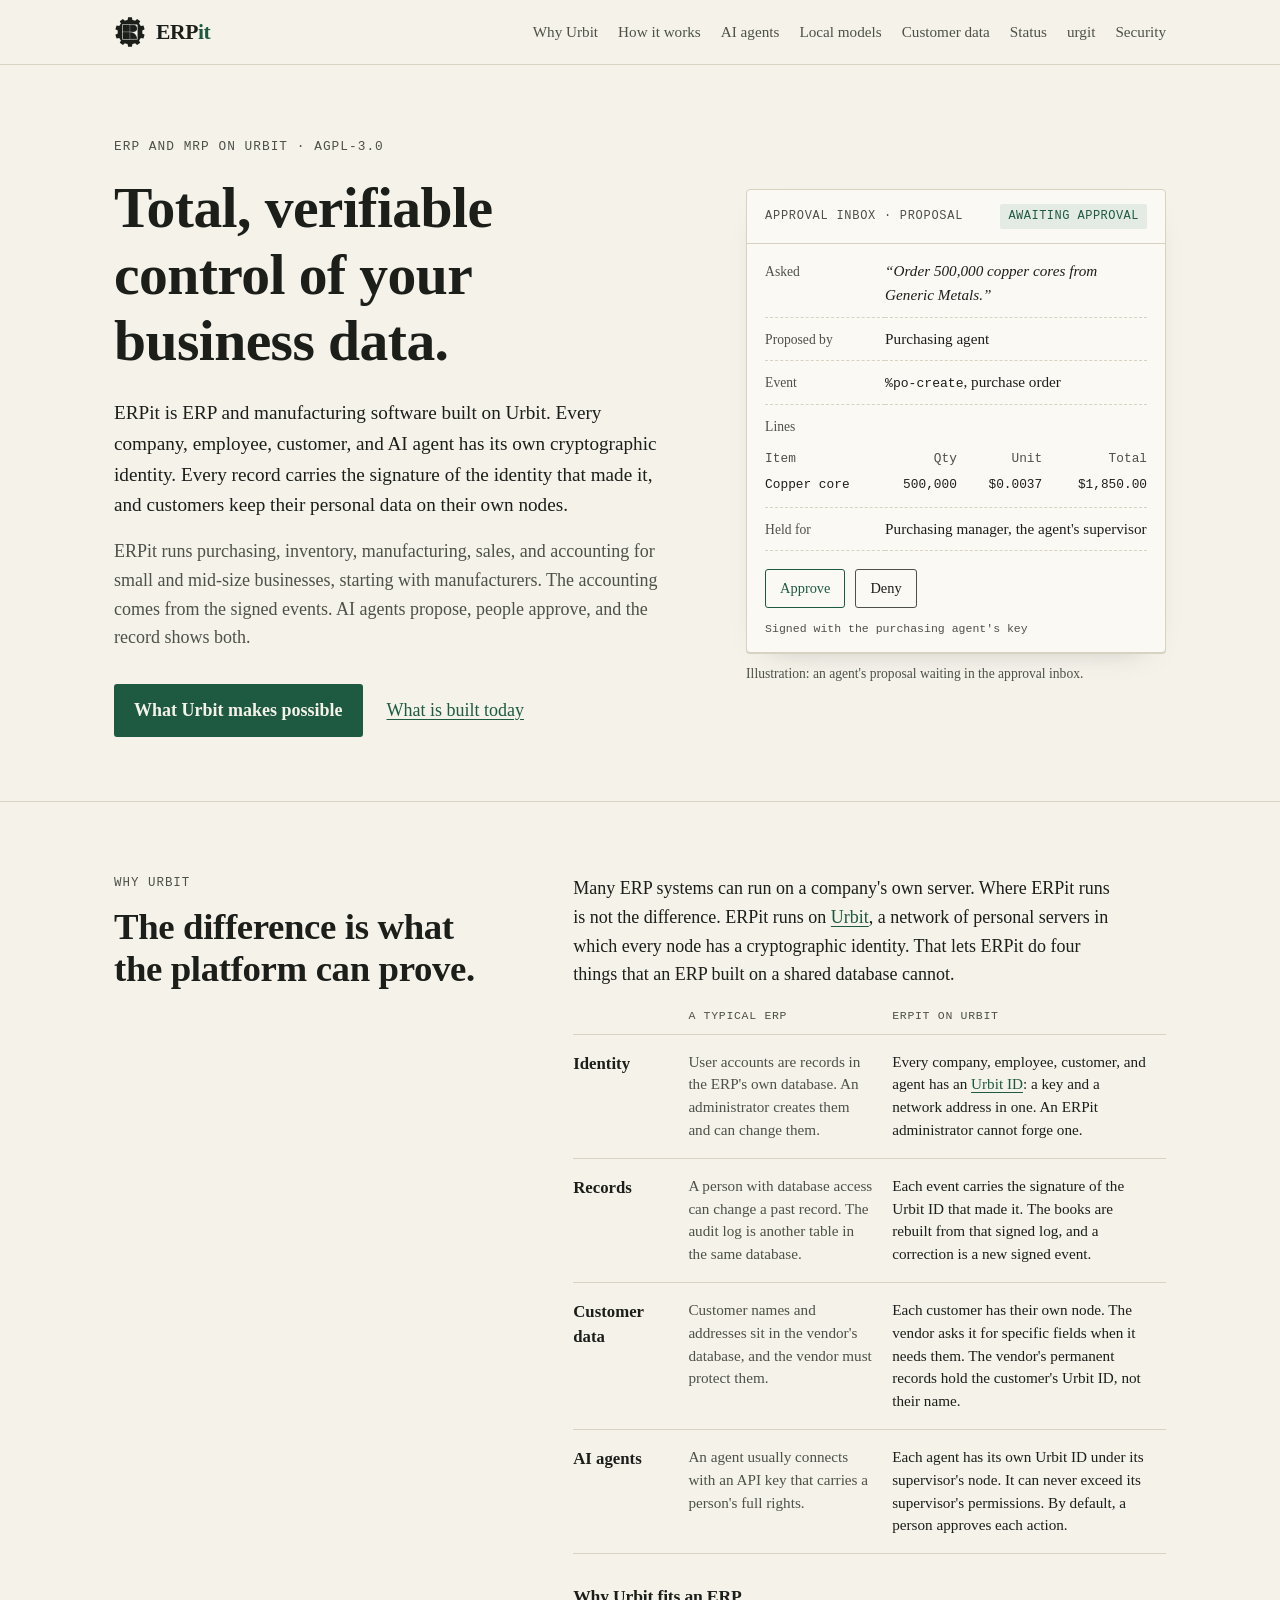
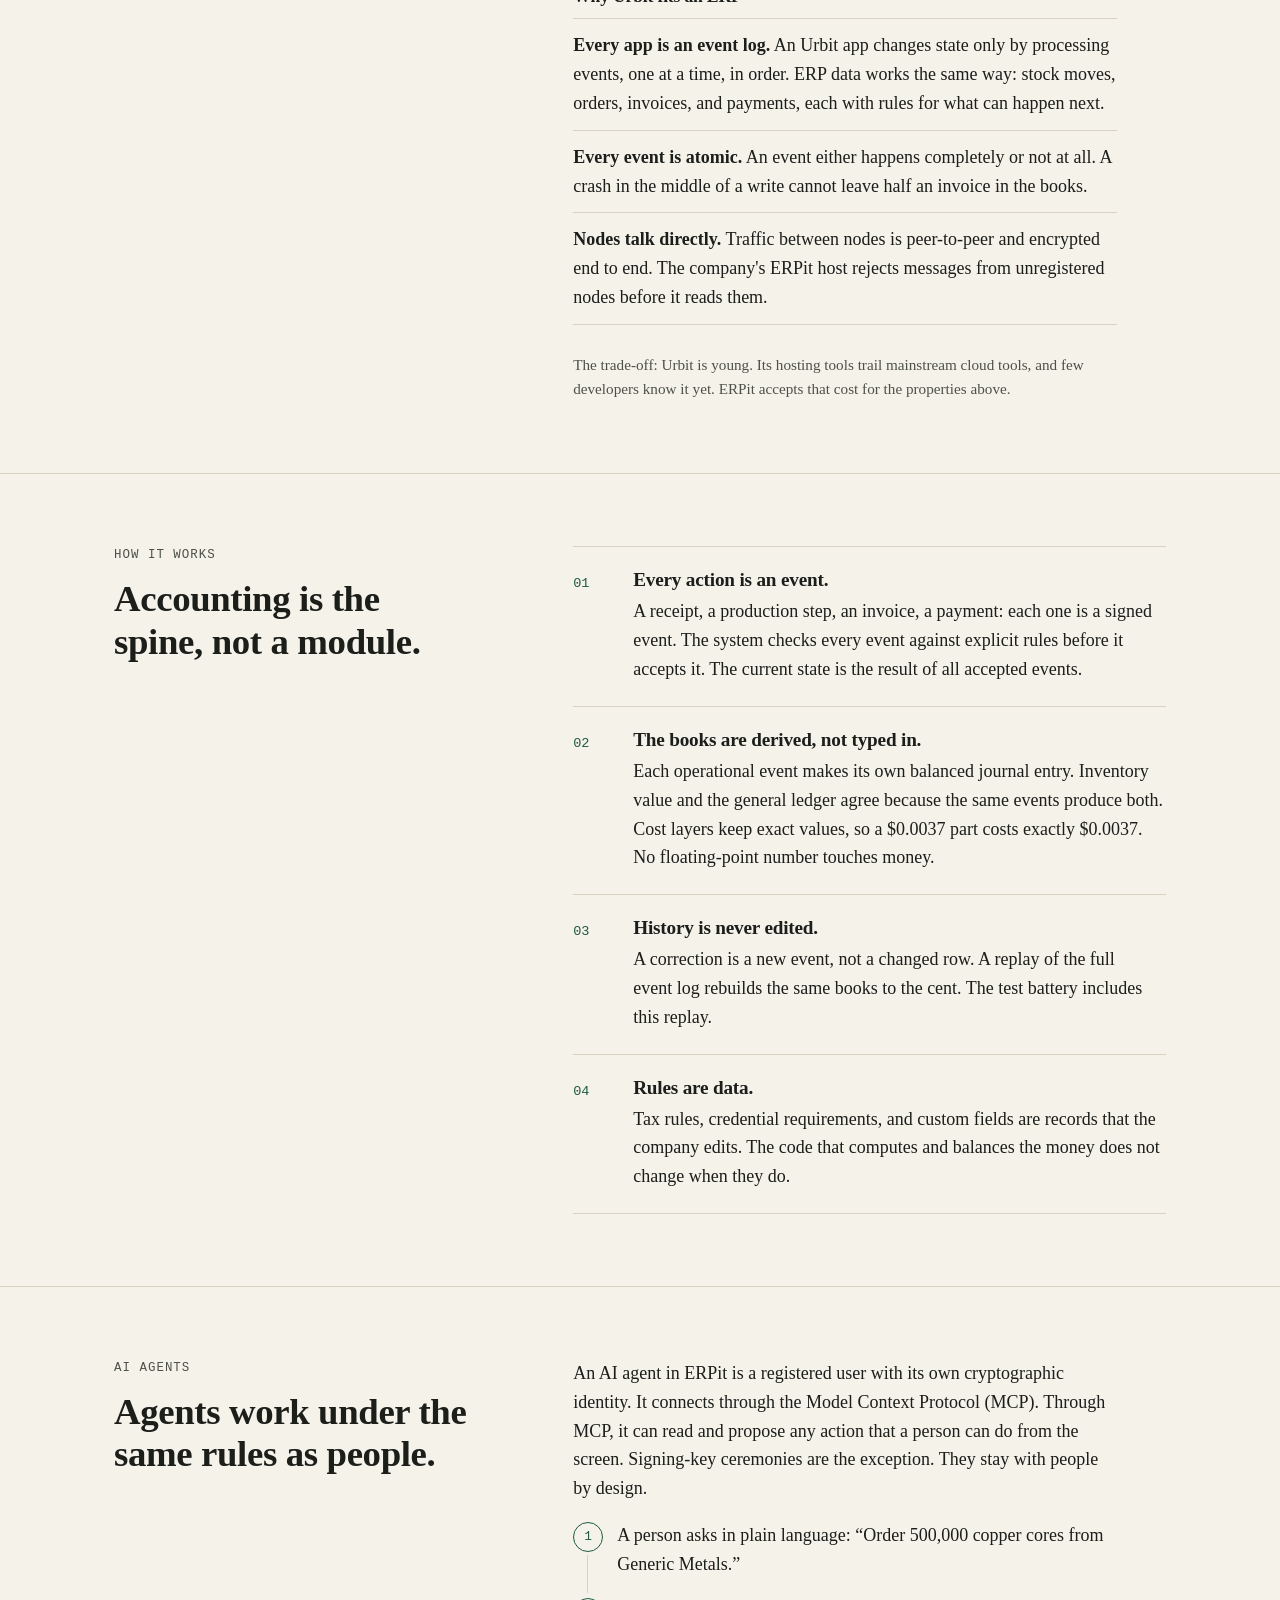
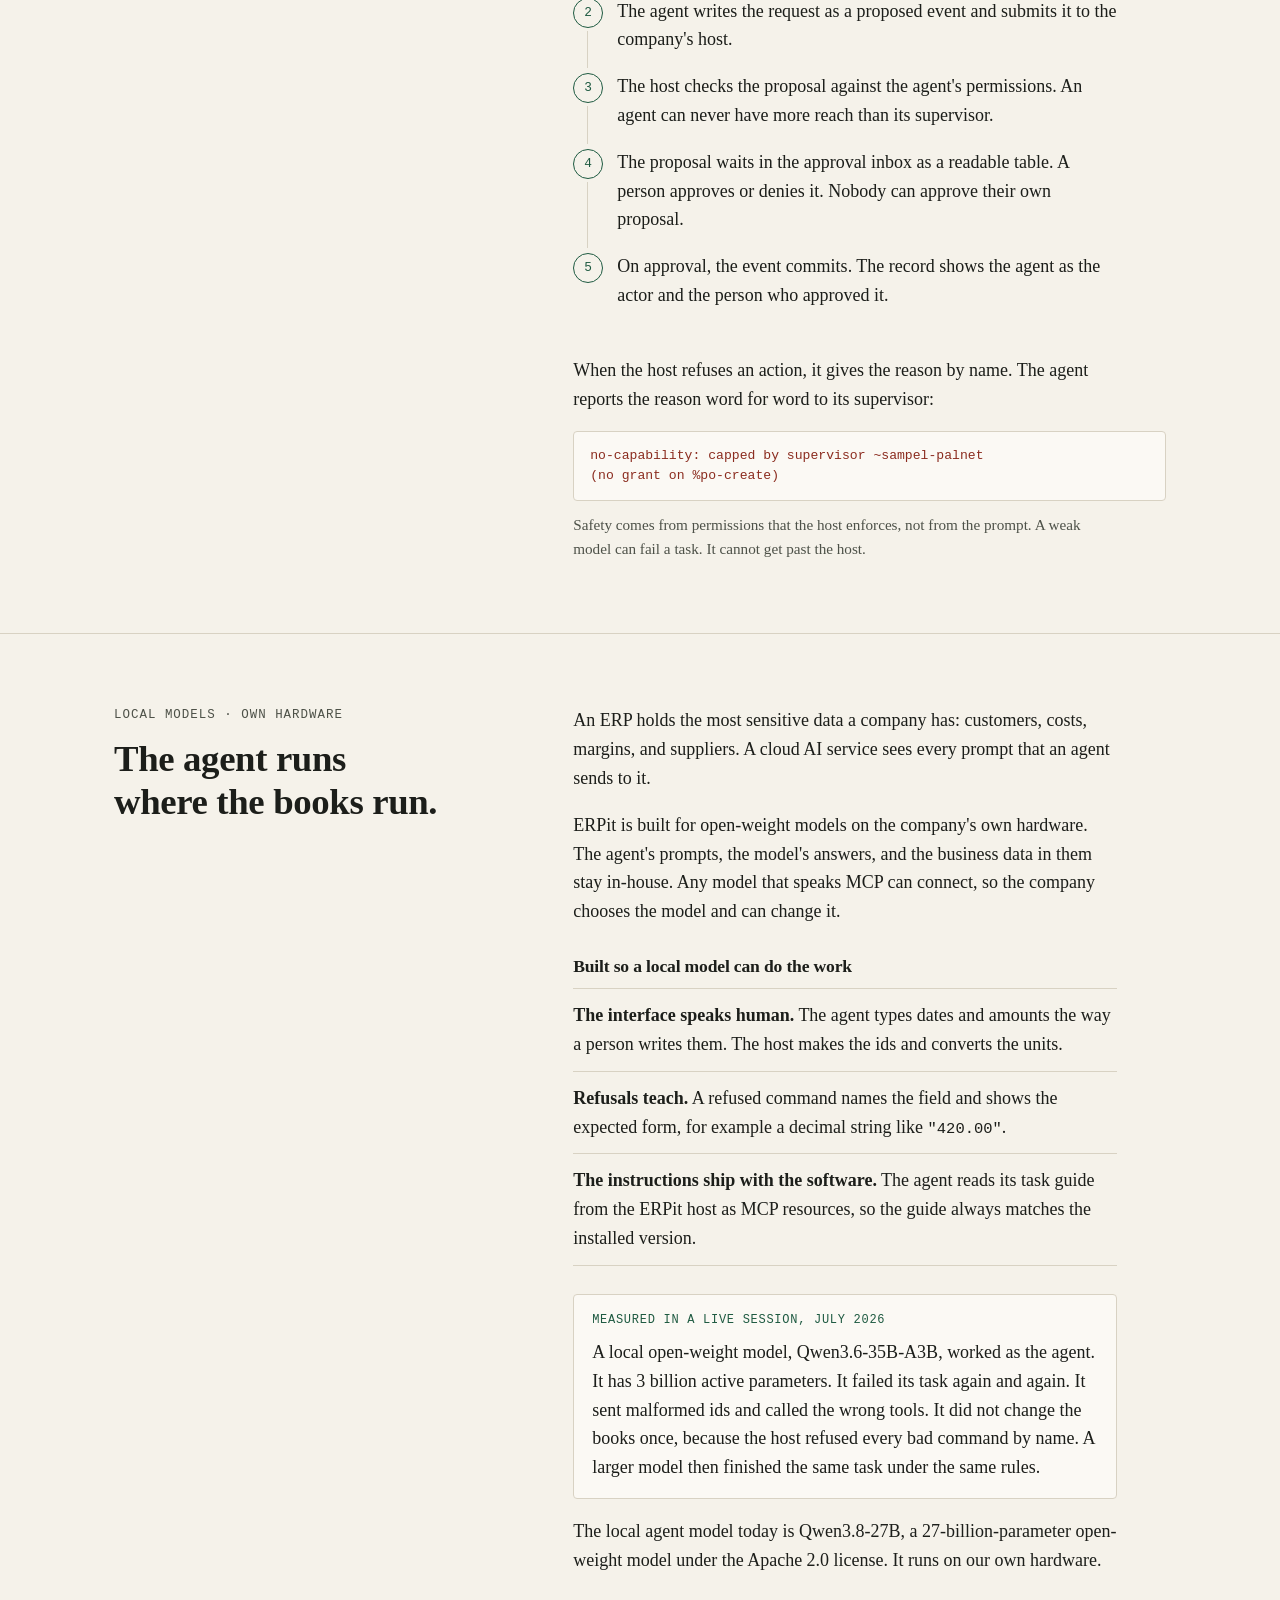
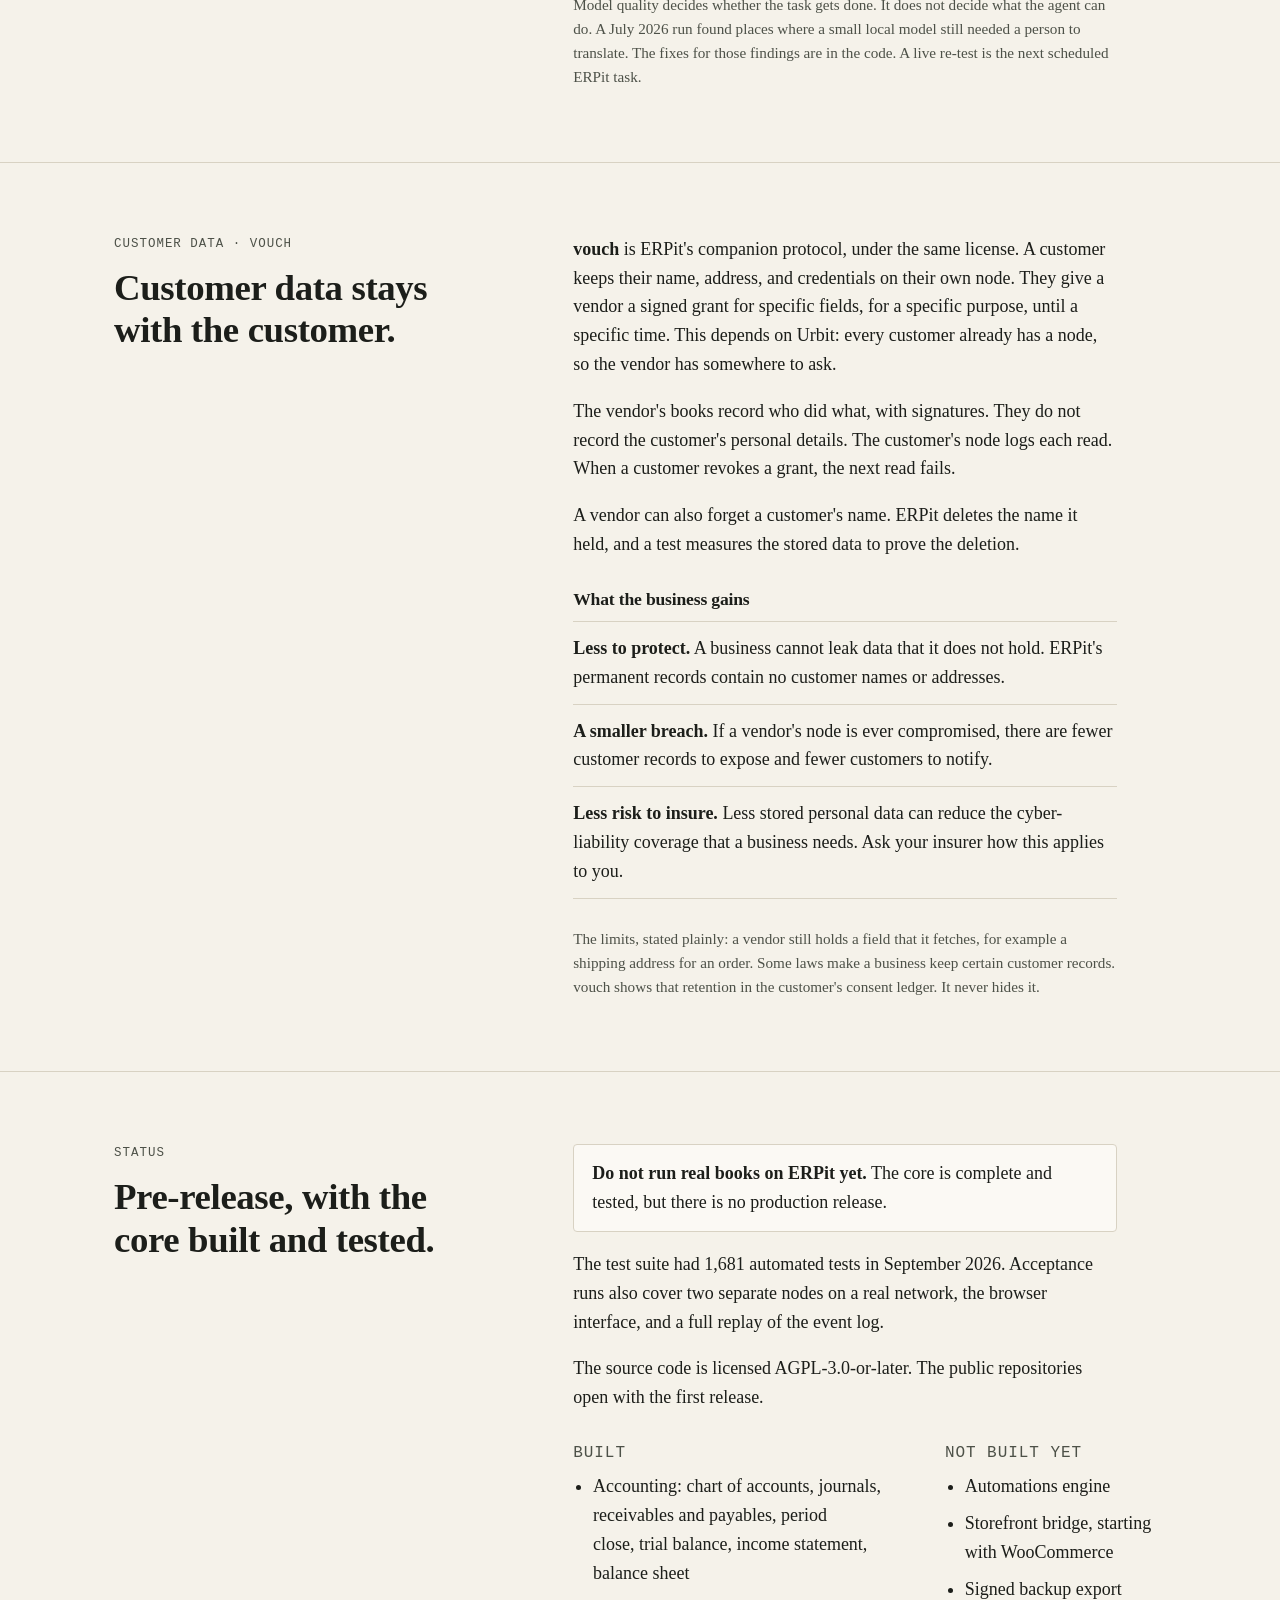
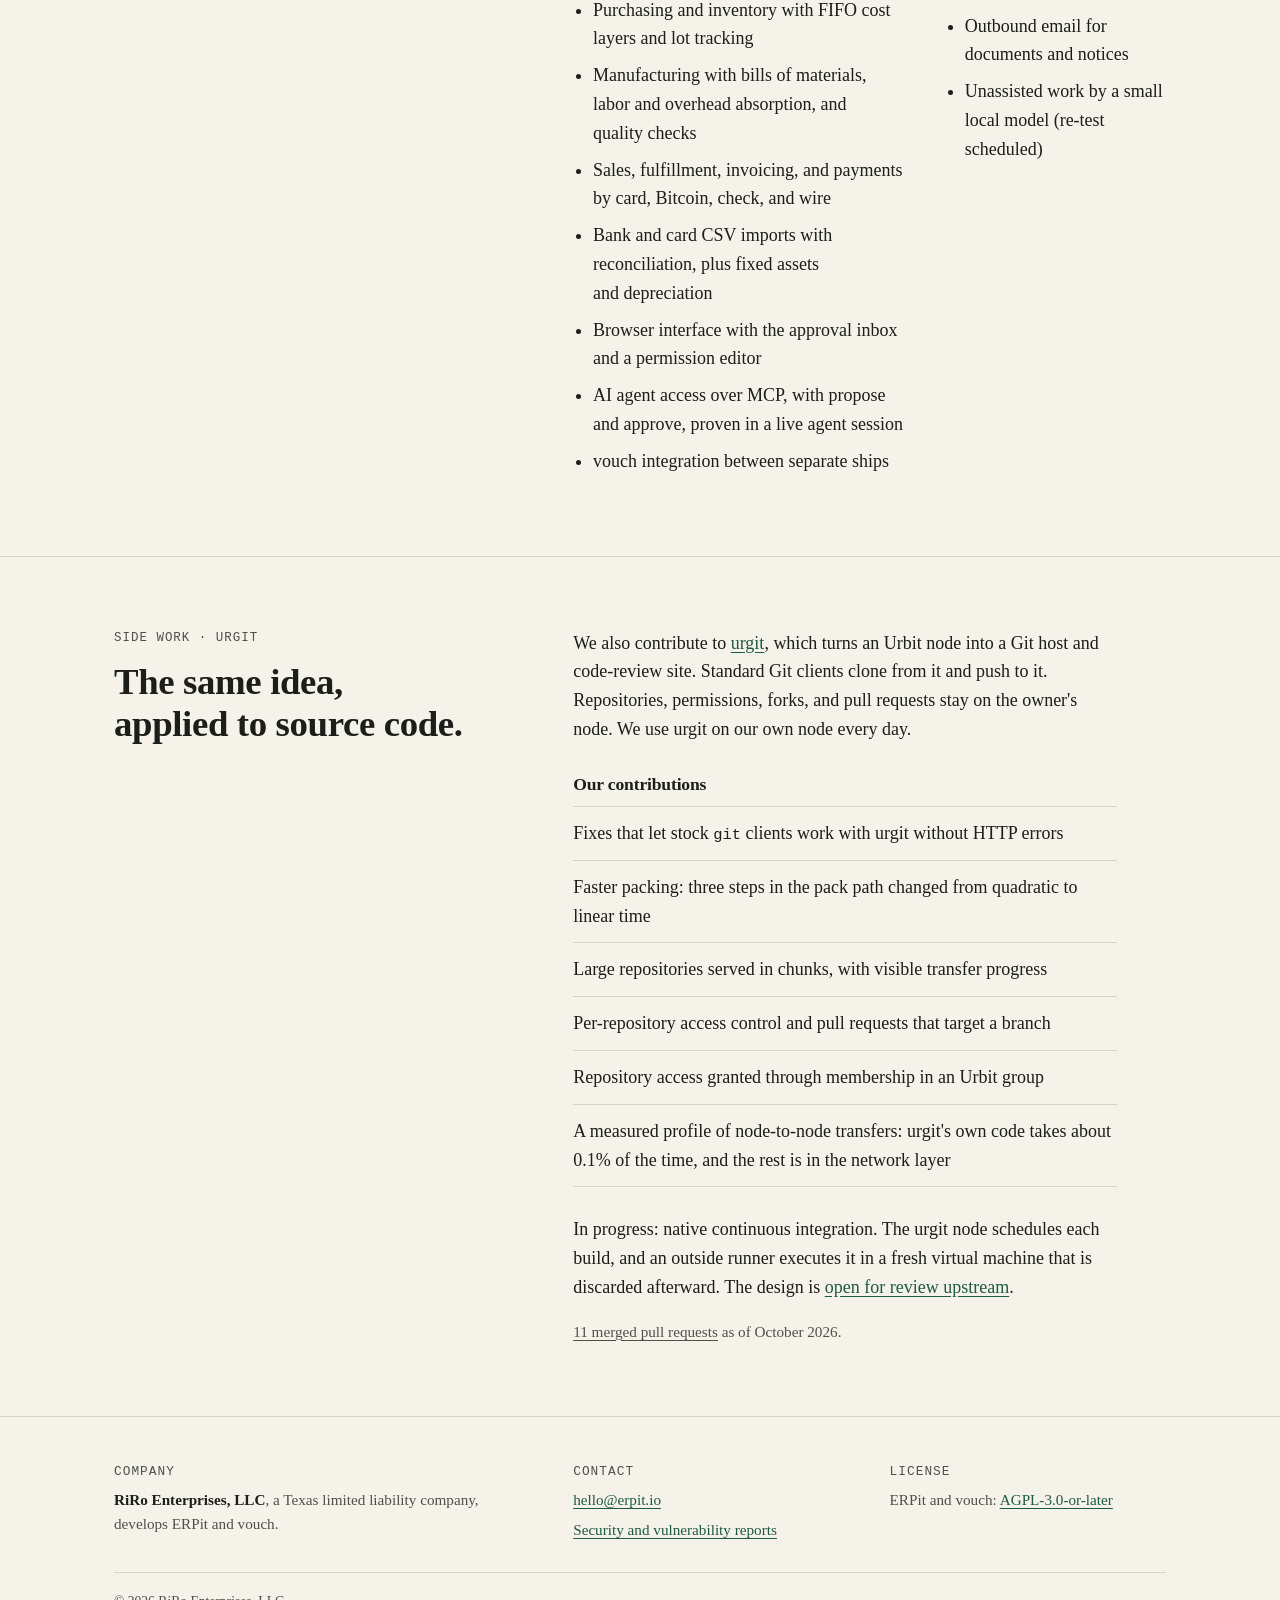
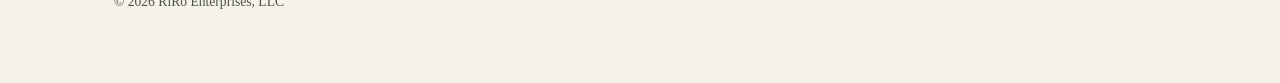
<file: index.html>
<!doctype html>
<html lang="en">
<head>
<meta charset="utf-8">
<meta name="viewport" content="width=device-width, initial-scale=1">
<title>ERPit: ERP on Urbit. Signed records and customer-held data.</title>
<meta name="description" content="ERPit is ERP and manufacturing software built on Urbit. Every company, employee, customer, and AI agent has a cryptographic identity. Every record carries the signature of the identity that made it, and customers keep their personal data on their own nodes. AGPL-3.0. Built by RiRo Enterprises, LLC.">
<meta property="og:title" content="ERPit">
<meta property="og:description" content="ERP and MRP on Urbit. Signed records, customer-held data, and AI agents that answer to a supervisor.">
<meta property="og:url" content="https://erpit.io/">
<meta property="og:type" content="website">
<link rel="icon" href="/favicon.svg" type="image/svg+xml">
<link rel="icon" href="/favicon.ico" sizes="16x16 32x32 48x48">
<link rel="apple-touch-icon" href="/apple-touch-icon.png">
<meta property="og:image" content="https://erpit.io/img/erpit-logo-1024.png">
<link rel="stylesheet" href="site.css">
</head>
<body>
<a class="skip" href="#main">Skip to content</a>

<header class="top">
  <div class="wrap">
    <a class="mark" href="/"><picture><source srcset="/img/erpit-logo-small-dark.svg" media="(prefers-color-scheme: dark)"><img src="/img/erpit-logo-small.svg" alt="" width="32" height="32"></picture><span class="word">ERP<span>it</span></span></a>
    <nav aria-label="Sections">
      <a href="#urbit">Why Urbit</a>
      <a href="#how">How it works</a>
      <a href="#agents">AI agents</a>
      <a href="#local">Local models</a>
      <a href="#vouch">Customer data</a>
      <a href="#status">Status</a>
      <a href="#urgit">urgit</a>
      <a href="security.html">Security</a>
    </nav>
  </div>
</header>

<main id="main">

<div class="hero">
  <div class="wrap">
    <div>
      <p class="eyebrow">ERP and MRP on Urbit · AGPL-3.0</p>
      <h1>Total, verifiable control of your business data.</h1>
      <p class="lede">ERPit is ERP and manufacturing software built on Urbit. Every company, employee, customer, and AI agent has its own cryptographic identity. Every record carries the signature of the identity that made it, and customers keep their personal data on their own nodes.</p>
      <p>ERPit runs purchasing, inventory, manufacturing, sales, and accounting for small and mid-size businesses, starting with manufacturers. The accounting comes from the signed events. AI agents propose, people approve, and the record shows both.</p>
      <div class="cta">
        <a class="btn" href="#urbit">What Urbit makes possible</a>
        <a href="#status">What is built today</a>
      </div>
    </div>

    <figure>
      <div class="doc" aria-hidden="true">
        <div class="doc-head"><span>Approval inbox · Proposal</span><span class="status">Awaiting approval</span></div>
        <dl>
          <dt>Asked</dt>
          <dd><q>Order 500,000 copper cores from Generic Metals.</q></dd>
          <dt>Proposed by</dt>
          <dd>Purchasing agent</dd>
          <dt>Event</dt>
          <dd><code>%po-create</code>, purchase order</dd>
          <dt class="full">Lines</dt>
          <dd class="full lines">
            <table>
              <thead><tr><th>Item</th><th class="num">Qty</th><th class="num">Unit</th><th class="num">Total</th></tr></thead>
              <tbody><tr><td>Copper core</td><td class="num">500,000</td><td class="num">$0.0037</td><td class="num">$1,850.00</td></tr></tbody>
            </table>
            <div class="compact">Copper core<br>500,000 × $0.0037 = $1,850.00</div>
          </dd>
          <dt>Held for</dt>
          <dd>Purchasing manager, the agent's supervisor</dd>
        </dl>
        <div class="doc-actions"><span class="yes">Approve</span><span>Deny</span></div>
        <p class="fine">Signed with the purchasing agent's key</p>
      </div>
      <figcaption>Illustration: an agent's proposal waiting in the approval inbox.</figcaption>
    </figure>
  </div>
</div>

<section id="urbit">
  <div class="wrap split">
    <div>
      <p class="kicker">Why Urbit</p>
      <h2>The difference is what the platform can prove.</h2>
    </div>
    <div class="body">
      <p>Many ERP systems can run on a company's own server. Where ERPit runs is not the difference. ERPit runs on <a href="https://urbit.org/overview">Urbit</a>, a network of personal servers in which every node has a cryptographic identity. That lets ERPit do four things that an ERP built on a shared database cannot.</p>
      <table class="compare">
        <thead><tr><th scope="col"><span class="sr">Topic</span></th><th scope="col">A typical ERP</th><th scope="col">ERPit on Urbit</th></tr></thead>
        <tbody>
          <tr>
            <th scope="row">Identity</th>
            <td class="them" data-label="A typical ERP">User accounts are records in the ERP's own database. An administrator creates them and can change them.</td>
            <td data-label="ERPit on Urbit">Every company, employee, customer, and agent has an <a href="https://urbit.org/overview/urbit-explained/urbit-id">Urbit ID</a>: a key and a network address in one. An ERPit administrator cannot forge one.</td>
          </tr>
          <tr>
            <th scope="row">Records</th>
            <td class="them" data-label="A typical ERP">A person with database access can change a past record. The audit log is another table in the same database.</td>
            <td data-label="ERPit on Urbit">Each event carries the signature of the Urbit ID that made it. The books are rebuilt from that signed log, and a correction is a new signed event.</td>
          </tr>
          <tr>
            <th scope="row">Customer data</th>
            <td class="them" data-label="A typical ERP">Customer names and addresses sit in the vendor's database, and the vendor must protect them.</td>
            <td data-label="ERPit on Urbit">Each customer has their own node. The vendor asks it for specific fields when it needs them. The vendor's permanent records hold the customer's Urbit ID, not their name.</td>
          </tr>
          <tr>
            <th scope="row">AI agents</th>
            <td class="them" data-label="A typical ERP">An agent usually connects with an API key that carries a person's full rights.</td>
            <td data-label="ERPit on Urbit">Each agent has its own Urbit ID under its supervisor's node. It can never exceed its supervisor's permissions. By default, a person approves each action.</td>
          </tr>
        </tbody>
      </table>
      <h3 class="sub">Why Urbit fits an ERP</h3>
      <ul class="facts">
        <li><strong>Every app is an event log.</strong> An Urbit app changes state only by processing events, one at a time, in order. ERP data works the same way: stock moves, orders, invoices, and payments, each with rules for what can happen next.</li>
        <li><strong>Every event is atomic.</strong> An event either happens completely or not at all. A crash in the middle of a write cannot leave half an invoice in the books.</li>
        <li><strong>Nodes talk directly.</strong> Traffic between nodes is peer-to-peer and encrypted end to end. The company's ERPit host rejects messages from unregistered nodes before it reads them.</li>
      </ul>
      <p class="note">The trade-off: Urbit is young. Its hosting tools trail mainstream cloud tools, and few developers know it yet. ERPit accepts that cost for the properties above.</p>
    </div>
  </div>
</section>

<section id="how">
  <div class="wrap split">
    <div>
      <p class="kicker">How it works</p>
      <h2>Accounting is the spine, not a module.</h2>
    </div>
    <ol class="ledger">
      <li>
        <div>
          <h3>Every action is an event.</h3>
          <p>A receipt, a production step, an invoice, a payment: each one is a signed event. The system checks every event against explicit rules before it accepts it. The current state is the result of all accepted events.</p>
        </div>
      </li>
      <li>
        <div>
          <h3>The books are derived, not typed in.</h3>
          <p>Each operational event makes its own balanced journal entry. Inventory value and the general ledger agree because the same events produce both. Cost layers keep exact values, so a $0.0037 part costs exactly $0.0037. No floating-point number touches money.</p>
        </div>
      </li>
      <li>
        <div>
          <h3>History is never edited.</h3>
          <p>A correction is a new event, not a changed row. A replay of the full event log rebuilds the same books to the cent. The test battery includes this replay.</p>
        </div>
      </li>
      <li>
        <div>
          <h3>Rules are data.</h3>
          <p>Tax rules, credential requirements, and custom fields are records that the company edits. The code that computes and balances the money does not change when they do.</p>
        </div>
      </li>
    </ol>
  </div>
</section>

<section id="agents">
  <div class="wrap split">
    <div>
      <p class="kicker">AI agents</p>
      <h2>Agents work under the same rules as people.</h2>
    </div>
    <div class="body">
      <p>An AI agent in ERPit is a registered user with its own cryptographic identity. It connects through the Model Context Protocol (MCP). Through MCP, it can read and propose any action that a person can do from the screen. Signing-key ceremonies are the exception. They stay with people by design.</p>
      <ol class="steps">
        <li>A person asks in plain language: <q>Order 500,000 copper cores from Generic Metals.</q></li>
        <li>The agent writes the request as a proposed event and submits it to the company's host.</li>
        <li>The host checks the proposal against the agent's permissions. An agent can never have more reach than its supervisor.</li>
        <li>The proposal waits in the approval inbox as a readable table. A person approves or denies it. Nobody can approve their own proposal.</li>
        <li>On approval, the event commits. The record shows the agent as the actor and the person who approved it.</li>
      </ol>
      <p>When the host refuses an action, it gives the reason by name. The agent reports the reason word for word to its supervisor:</p>
      <pre class="verdict">no-capability: capped by supervisor ~sampel-palnet <span class="nb">(no grant on %po-create)</span></pre>
      <p class="note">Safety comes from permissions that the host enforces, not from the prompt. A weak model can fail a task. It cannot get past the host.</p>
    </div>
  </div>
</section>

<section id="local">
  <div class="wrap split">
    <div>
      <p class="kicker">Local models · Own hardware</p>
      <h2>The agent runs where the books run.</h2>
    </div>
    <div class="body">
      <p>An ERP holds the most sensitive data a company has: customers, costs, margins, and suppliers. A cloud AI service sees every prompt that an agent sends to it.</p>
      <p>ERPit is built for open-weight models on the company's own hardware. The agent's prompts, the model's answers, and the business data in them stay in-house. Any model that speaks MCP can connect, so the company chooses the model and can change it.</p>
      <h3 class="sub">Built so a local model can do the work</h3>
      <ul class="facts">
        <li><strong>The interface speaks human.</strong> The agent types dates and amounts the way a person writes them. The host makes the ids and converts the units.</li>
        <li><strong>Refusals teach.</strong> A refused command names the field and shows the expected form, for example a decimal string like <code>"420.00"</code>.</li>
        <li><strong>The instructions ship with the software.</strong> The agent reads its task guide from the ERPit host as MCP resources, so the guide always matches the installed version.</li>
      </ul>
      <figure class="record">
        <figcaption>Measured in a live session, July 2026</figcaption>
        <p>A local open-weight model, Qwen3.6-35B-A3B, worked as the agent. It has 3 billion active parameters. It failed its task again and again. It sent malformed ids and called the wrong tools. It did not change the books once, because the host refused every bad command by name. A larger model then finished the same task under the same rules.</p>
      </figure>
      <p>The local agent model today is Qwen3.8-27B, a 27-billion-parameter open-weight model under the Apache 2.0 license. It runs on our own hardware.</p>
      <p class="note">Model quality decides whether the task gets done. It does not decide what the agent can do. A July 2026 run found places where a small local model still needed a person to translate. The fixes for those findings are in the code. A live re-test is the next scheduled ERPit task.</p>
    </div>
  </div>
</section>

<section id="vouch">
  <div class="wrap split">
    <div>
      <p class="kicker">Customer data · vouch</p>
      <h2>Customer data stays with the customer.</h2>
    </div>
    <div class="body">
      <p><strong>vouch</strong> is ERPit's companion protocol, under the same license. A customer keeps their name, address, and credentials on their own node. They give a vendor a signed grant for specific fields, for a specific purpose, until a specific time. This depends on Urbit: every customer already has a node, so the vendor has somewhere to ask.</p>
      <p>The vendor's books record who did what, with signatures. They do not record the customer's personal details. The customer's node logs each read. When a customer revokes a grant, the next read fails.</p>
      <p>A vendor can also forget a customer's name. ERPit deletes the name it held, and a test measures the stored data to prove the deletion.</p>
      <h3 class="sub">What the business gains</h3>
      <ul class="facts">
        <li><strong>Less to protect.</strong> A business cannot leak data that it does not hold. ERPit's permanent records contain no customer names or addresses.</li>
        <li><strong>A smaller breach.</strong> If a vendor's node is ever compromised, there are fewer customer records to expose and fewer customers to notify.</li>
        <li><strong>Less risk to insure.</strong> Less stored personal data can reduce the cyber-liability coverage that a business needs. Ask your insurer how this applies to you.</li>
      </ul>
      <p class="note">The limits, stated plainly: a vendor still holds a field that it fetches, for example a shipping address for an order. Some laws make a business keep certain customer records. vouch shows that retention in the customer's consent ledger. It never hides it.</p>
    </div>
  </div>
</section>

<section id="status">
  <div class="wrap">
    <div class="split">
      <div>
        <p class="kicker">Status</p>
        <h2>Pre-release, with the core built and tested.</h2>
      </div>
      <div class="body">
        <p class="warn"><strong>Do not run real books on ERPit yet.</strong> The core is complete and tested, but there is no production release.</p>
        <p>The test suite had 1,681 automated tests in September 2026. Acceptance runs also cover two separate nodes on a real network, the browser interface, and a full replay of the event log.</p>
        <p>The source code is licensed AGPL-3.0-or-later. The public repositories open with the first release.</p>
    <div class="status-grid">
      <div>
        <h3>Built</h3>
        <ul>
          <li>Accounting: chart of accounts, journals, receivables and payables, period close, trial balance, income statement, balance sheet</li>
          <li>Purchasing and inventory with FIFO cost layers and lot tracking</li>
          <li>Manufacturing with bills of materials, labor and overhead absorption, and quality checks</li>
          <li>Sales, fulfillment, invoicing, and payments by card, Bitcoin, check, and wire</li>
          <li>Bank and card CSV imports with reconciliation, plus fixed assets and depreciation</li>
          <li>Browser interface with the approval inbox and a permission editor</li>
          <li>AI agent access over MCP, with propose and approve, proven in a live agent session</li>
          <li>vouch integration between separate ships</li>
        </ul>
      </div>
      <div>
        <h3>Not built yet</h3>
        <ul>
          <li>Automations engine</li>
          <li>Storefront bridge, starting with WooCommerce</li>
          <li>Signed backup export</li>
          <li>Outbound email for documents and notices</li>
          <li>Unassisted work by a small local model (re-test scheduled)</li>
        </ul>
      </div>
    </div>
      </div>
    </div>
  </div>
</section>

<section id="urgit">
  <div class="wrap split">
    <div>
      <p class="kicker">Side work · urgit</p>
      <h2>The same idea, applied to source code.</h2>
    </div>
    <div class="body">
      <p>We also contribute to <a href="https://github.com/yapishu/urgit">urgit</a>, which turns an Urbit node into a Git host and code-review site. Standard Git clients clone from it and push to it. Repositories, permissions, forks, and pull requests stay on the owner's node. We use urgit on our own node every day.</p>
      <h3 class="sub">Our contributions</h3>
      <ul class="facts">
        <li>Fixes that let stock <code>git</code> clients work with urgit without HTTP errors</li>
        <li>Faster packing: three steps in the pack path changed from quadratic to linear time</li>
        <li>Large repositories served in chunks, with visible transfer progress</li>
        <li>Per-repository access control and pull requests that target a branch</li>
        <li>Repository access granted through membership in an Urbit group</li>
        <li>A measured profile of node-to-node transfers: urgit's own code takes about 0.1% of the time, and the rest is in the network layer</li>
      </ul>
      <p>In progress: native continuous integration. The urgit node schedules each build, and an outside runner executes it in a fresh virtual machine that is discarded afterward. The design is <a href="https://github.com/yapishu/urgit/pull/16">open for review upstream</a>.</p>
      <p class="note"><a href="https://github.com/yapishu/urgit/pulls?q=is%3Apr+author%3Awundrellama+is%3Amerged">11 merged pull requests</a> as of October 2026.</p>
    </div>
  </div>
</section>

</main>

<footer id="company">
  <div class="wrap">
    <div>
      <h2>Company</h2>
      <p><strong>RiRo Enterprises, LLC</strong>, a Texas limited liability company, develops ERPit and vouch.</p>
    </div>
    <div class="cols">
      <div>
        <h2>Contact</h2>
        <p><a href="mailto:hello@erpit.io">hello@erpit.io</a></p>
        <p><a href="security.html">Security and vulnerability reports</a></p>
      </div>
      <div>
        <h2>License</h2>
        <p>ERPit and vouch: <a href="https://www.gnu.org/licenses/agpl-3.0.html">AGPL-3.0-or-later</a></p>
      </div>
    </div>
    <p class="legal">© 2026 RiRo Enterprises, LLC</p>
  </div>
</footer>
</body>
</html>
</file>
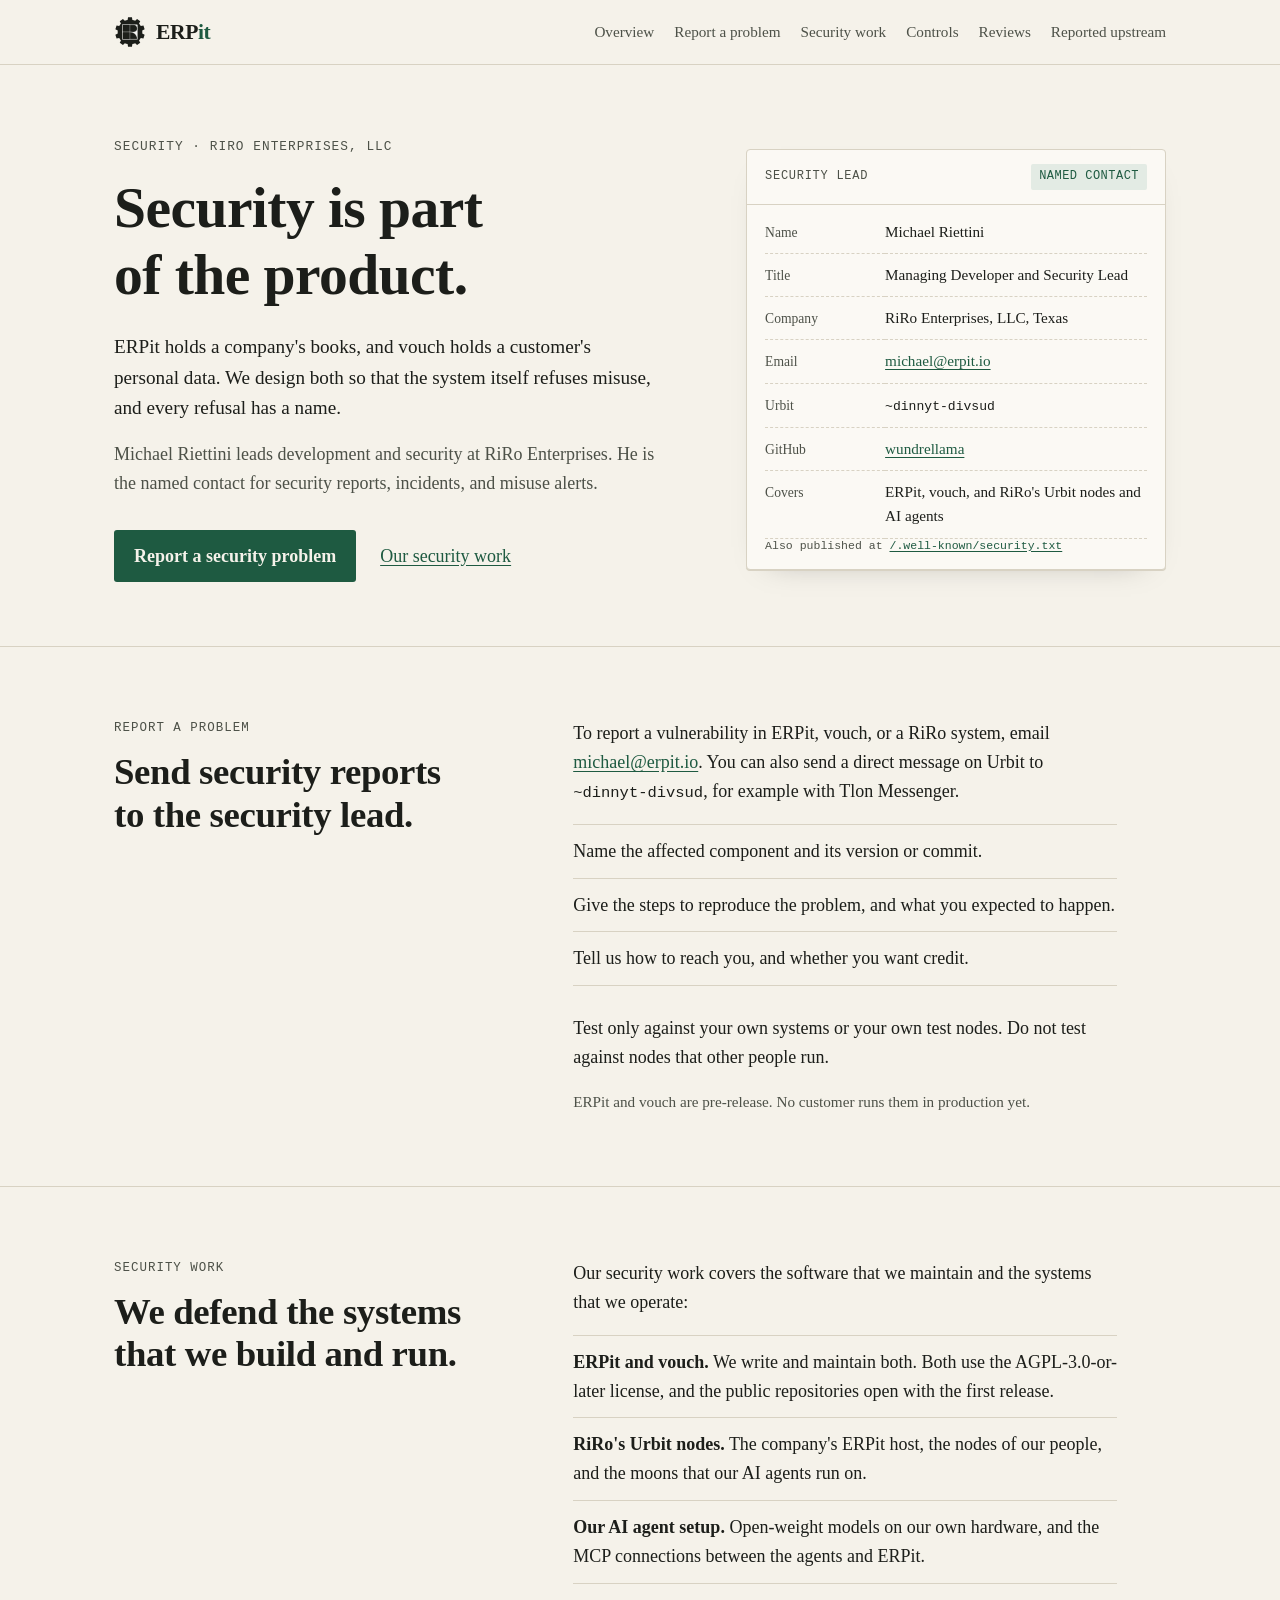
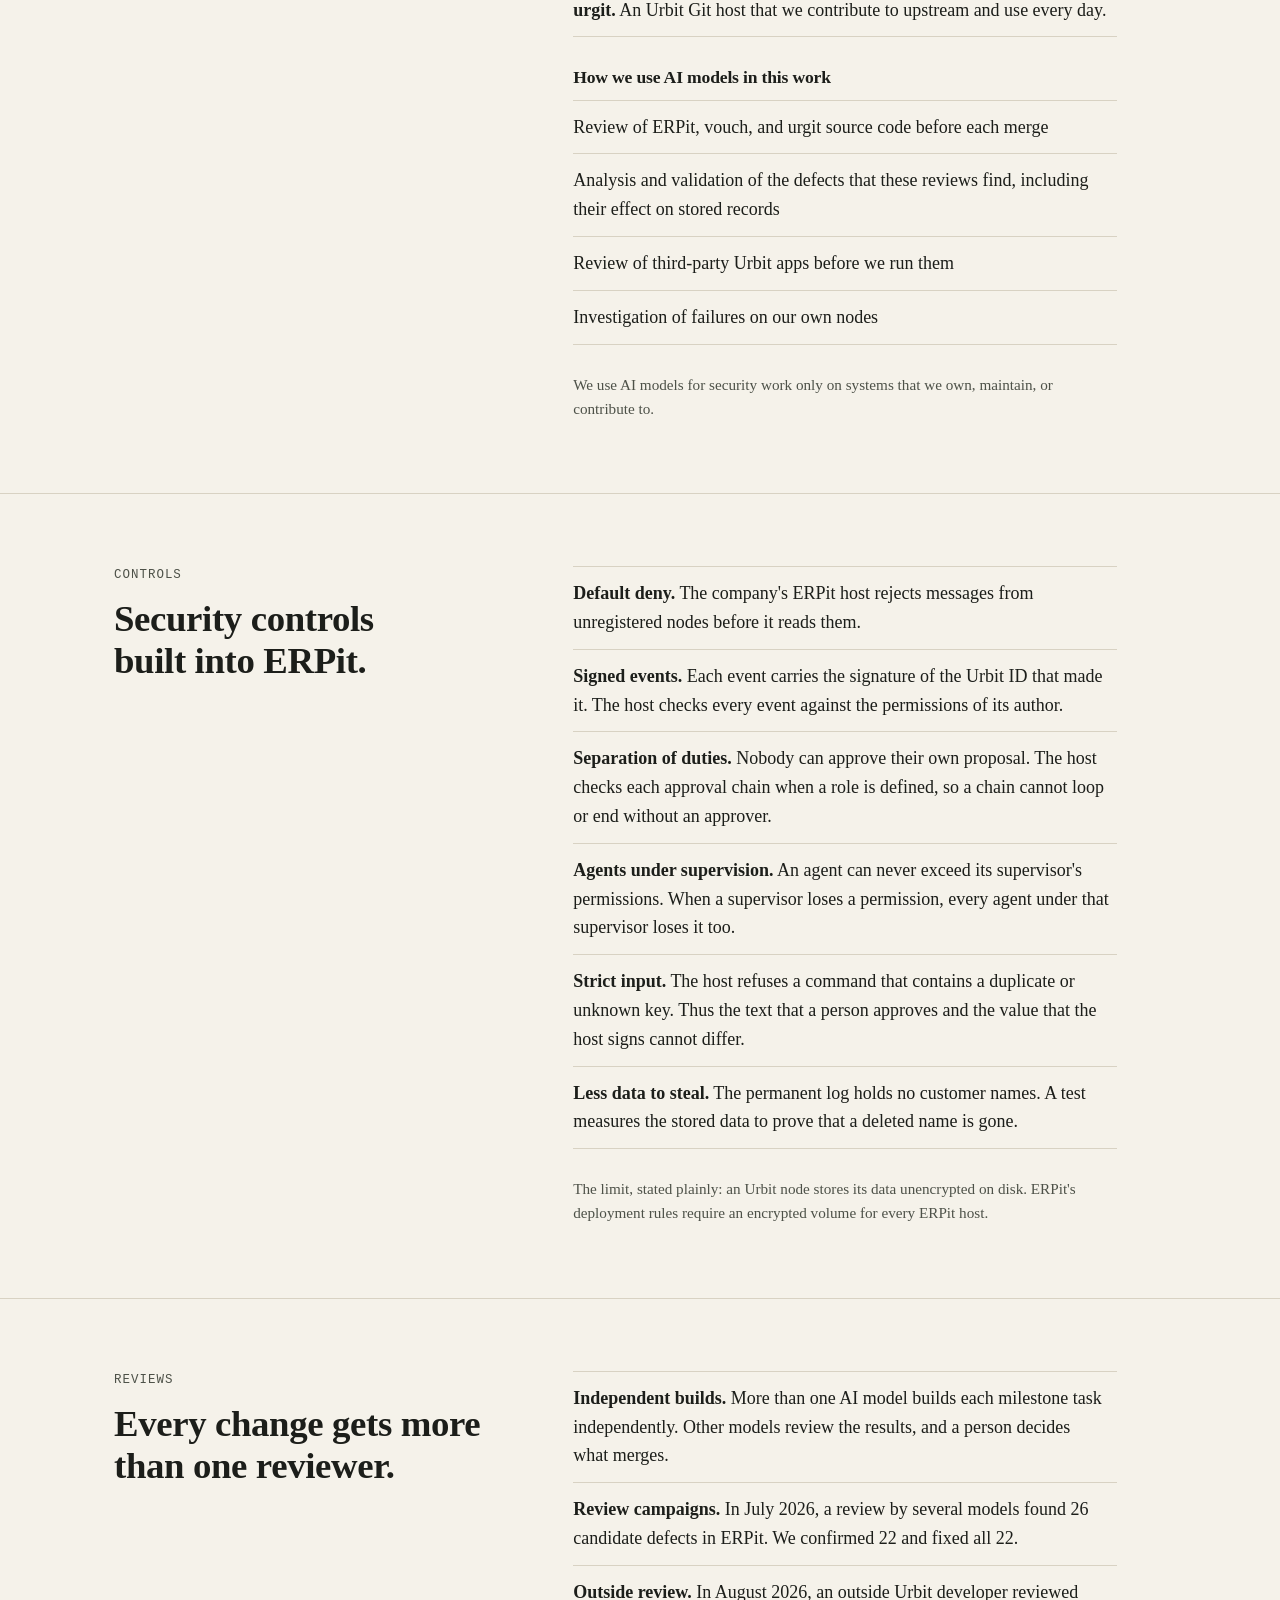
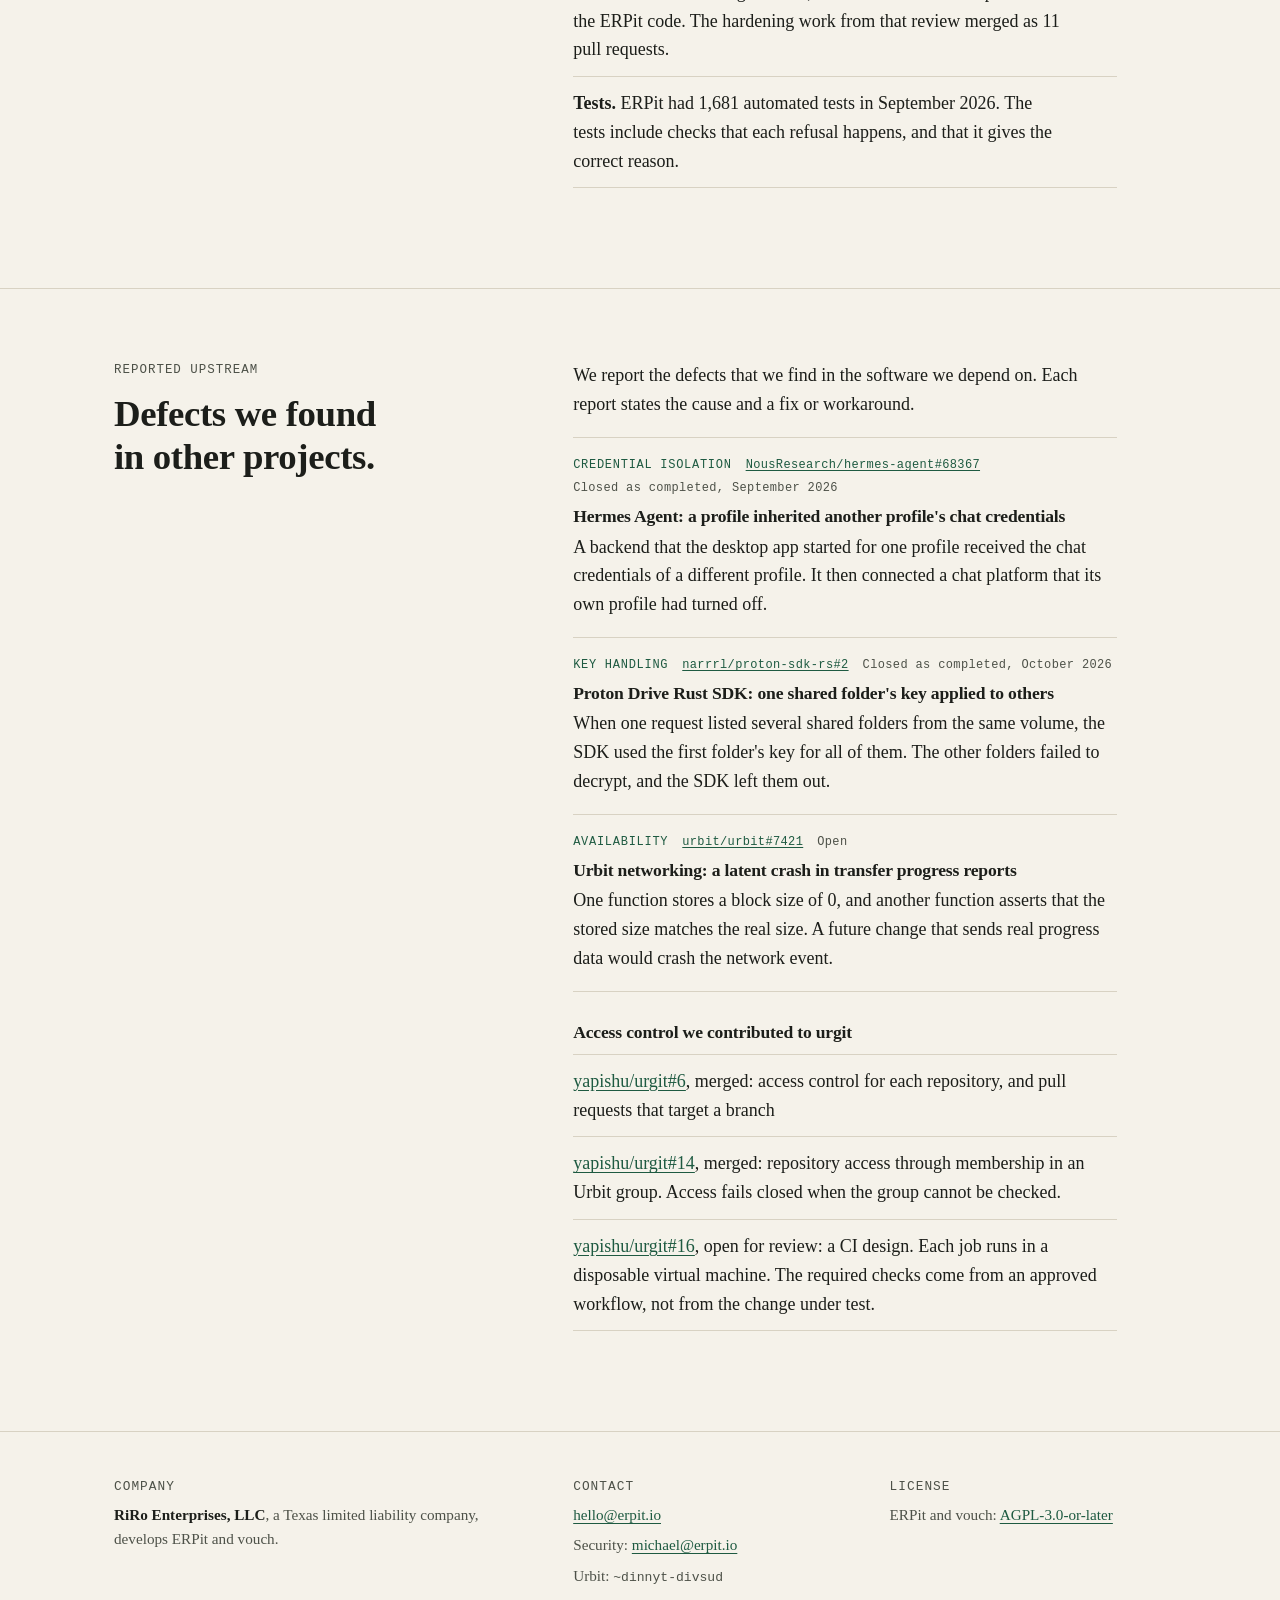
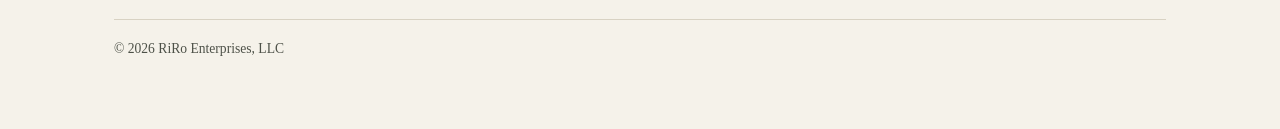
<file: security.html>
<!doctype html>
<html lang="en">
<head>
<meta charset="utf-8">
<meta name="viewport" content="width=device-width, initial-scale=1">
<title>Security · ERPit · RiRo Enterprises, LLC</title>
<meta name="description" content="Security at RiRo Enterprises, the developer of ERPit and vouch. Michael Riettini is the Managing Developer and Security Lead and the named contact for security reports.">
<meta property="og:title" content="Security · ERPit">
<meta property="og:description" content="The security lead, the security contact, and the security work behind ERPit and vouch.">
<meta property="og:url" content="https://erpit.io/security.html">
<meta property="og:type" content="website">
<link rel="icon" href="/favicon.svg" type="image/svg+xml">
<link rel="icon" href="/favicon.ico" sizes="16x16 32x32 48x48">
<link rel="apple-touch-icon" href="/apple-touch-icon.png">
<meta property="og:image" content="https://erpit.io/img/erpit-logo-1024.png">
<link rel="stylesheet" href="site.css">
</head>
<body>
<a class="skip" href="#main">Skip to content</a>

<header class="top">
  <div class="wrap">
    <a class="mark" href="/"><picture><source srcset="/img/erpit-logo-small-dark.svg" media="(prefers-color-scheme: dark)"><img src="/img/erpit-logo-small.svg" alt="" width="32" height="32"></picture><span class="word">ERP<span>it</span></span></a>
    <nav aria-label="Sections">
      <a href="/">Overview</a>
      <a href="#report">Report a problem</a>
      <a href="#work">Security work</a>
      <a href="#controls">Controls</a>
      <a href="#reviews">Reviews</a>
      <a href="#upstream">Reported upstream</a>
    </nav>
  </div>
</header>

<main id="main">

<div class="hero">
  <div class="wrap">
    <div>
      <p class="eyebrow">Security · RiRo Enterprises, LLC</p>
      <h1>Security is part of the product.</h1>
      <p class="lede">ERPit holds a company's books, and vouch holds a customer's personal data. We design both so that the system itself refuses misuse, and every refusal has a name.</p>
      <p>Michael Riettini leads development and security at RiRo Enterprises. He is the named contact for security reports, incidents, and misuse alerts.</p>
      <div class="cta">
        <a class="btn" href="#report">Report a security problem</a>
        <a href="#work">Our security work</a>
      </div>
    </div>

    <figure>
      <div class="doc">
        <div class="doc-head"><span>Security lead</span><span class="status">Named contact</span></div>
        <dl>
          <dt>Name</dt>
          <dd>Michael Riettini</dd>
          <dt>Title</dt>
          <dd>Managing Developer and Security Lead</dd>
          <dt>Company</dt>
          <dd>RiRo Enterprises, LLC, Texas</dd>
          <dt>Email</dt>
          <dd><a href="mailto:michael@erpit.io">michael@erpit.io</a></dd>
          <dt>Urbit</dt>
          <dd><code>~dinnyt-divsud</code></dd>
          <dt>GitHub</dt>
          <dd><a href="https://github.com/wundrellama">wundrellama</a></dd>
          <dt>Covers</dt>
          <dd>ERPit, vouch, and RiRo's Urbit nodes and AI agents</dd>
        </dl>
        <p class="fine">Also published at <a href="/.well-known/security.txt">/.well-known/security.txt</a></p>
      </div>
    </figure>
  </div>
</div>

<section id="report">
  <div class="wrap split">
    <div>
      <p class="kicker">Report a problem</p>
      <h2>Send security reports to the security lead.</h2>
    </div>
    <div class="body">
      <p>To report a vulnerability in ERPit, vouch, or a RiRo system, email <a href="mailto:michael@erpit.io">michael@erpit.io</a>. You can also send a direct message on Urbit to <code>~dinnyt-divsud</code>, for example with Tlon Messenger.</p>
      <ul class="facts">
        <li>Name the affected component and its version or commit.</li>
        <li>Give the steps to reproduce the problem, and what you expected to happen.</li>
        <li>Tell us how to reach you, and whether you want credit.</li>
      </ul>
      <p>Test only against your own systems or your own test nodes. Do not test against nodes that other people run.</p>
      <p class="note">ERPit and vouch are pre-release. No customer runs them in production yet.</p>
    </div>
  </div>
</section>

<section id="work">
  <div class="wrap split">
    <div>
      <p class="kicker">Security work</p>
      <h2>We defend the systems that we build and run.</h2>
    </div>
    <div class="body">
      <p>Our security work covers the software that we maintain and the systems that we operate:</p>
      <ul class="facts">
        <li><strong>ERPit and vouch.</strong> We write and maintain both. Both use the AGPL-3.0-or-later license, and the public repositories open with the first release.</li>
        <li><strong>RiRo's Urbit nodes.</strong> The company's ERPit host, the nodes of our people, and the moons that our AI agents run on.</li>
        <li><strong>Our AI agent setup.</strong> Open-weight models on our own hardware, and the MCP connections between the agents and ERPit.</li>
        <li><strong>urgit.</strong> An Urbit Git host that we contribute to upstream and use every day.</li>
      </ul>
      <h3 class="sub">How we use AI models in this work</h3>
      <ul class="facts">
        <li>Review of ERPit, vouch, and urgit source code before each merge</li>
        <li>Analysis and validation of the defects that these reviews find, including their effect on stored records</li>
        <li>Review of third-party Urbit apps before we run them</li>
        <li>Investigation of failures on our own nodes</li>
      </ul>
      <p class="note">We use AI models for security work only on systems that we own, maintain, or contribute to.</p>
    </div>
  </div>
</section>

<section id="controls">
  <div class="wrap split">
    <div>
      <p class="kicker">Controls</p>
      <h2>Security controls built into ERPit.</h2>
    </div>
    <div class="body">
      <ul class="facts">
        <li><strong>Default deny.</strong> The company's ERPit host rejects messages from unregistered nodes before it reads them.</li>
        <li><strong>Signed events.</strong> Each event carries the signature of the Urbit ID that made it. The host checks every event against the permissions of its author.</li>
        <li><strong>Separation of duties.</strong> Nobody can approve their own proposal. The host checks each approval chain when a role is defined, so a chain cannot loop or end without an approver.</li>
        <li><strong>Agents under supervision.</strong> An agent can never exceed its supervisor's permissions. When a supervisor loses a permission, every agent under that supervisor loses it too.</li>
        <li><strong>Strict input.</strong> The host refuses a command that contains a duplicate or unknown key. Thus the text that a person approves and the value that the host signs cannot differ.</li>
        <li><strong>Less data to steal.</strong> The permanent log holds no customer names. A test measures the stored data to prove that a deleted name is gone.</li>
      </ul>
      <p class="note">The limit, stated plainly: an Urbit node stores its data unencrypted on disk. ERPit's deployment rules require an encrypted volume for every ERPit host.</p>
    </div>
  </div>
</section>

<section id="reviews">
  <div class="wrap split">
    <div>
      <p class="kicker">Reviews</p>
      <h2>Every change gets more than one reviewer.</h2>
    </div>
    <div class="body">
      <ul class="facts">
        <li><strong>Independent builds.</strong> More than one AI model builds each milestone task independently. Other models review the results, and a person decides what merges.</li>
        <li><strong>Review campaigns.</strong> In July 2026, a review by several models found 26 candidate defects in ERPit. We confirmed 22 and fixed all 22.</li>
        <li><strong>Outside review.</strong> In August 2026, an outside Urbit developer reviewed the ERPit code. The hardening work from that review merged as 11 pull requests.</li>
        <li><strong>Tests.</strong> ERPit had 1,681 automated tests in September 2026. The tests include checks that each refusal happens, and that it gives the correct reason.</li>
      </ul>
    </div>
  </div>
</section>

<section id="upstream">
  <div class="wrap split">
    <div>
      <p class="kicker">Reported upstream</p>
      <h2>Defects we found in other projects.</h2>
    </div>
    <div class="body">
      <p>We report the defects that we find in the software we depend on. Each report states the cause and a fix or workaround.</p>
      <ul class="refs">
        <li>
          <p class="ref-meta"><span>Credential isolation</span><a href="https://github.com/NousResearch/hermes-agent/issues/68367">NousResearch/hermes-agent#68367</a><span class="st">Closed as completed, September 2026</span></p>
          <h3>Hermes Agent: a profile inherited another profile's chat credentials</h3>
          <p>A backend that the desktop app started for one profile received the chat credentials of a different profile. It then connected a chat platform that its own profile had turned off.</p>
        </li>
        <li>
          <p class="ref-meta"><span>Key handling</span><a href="https://github.com/narrrl/proton-sdk-rs/issues/2">narrrl/proton-sdk-rs#2</a><span class="st">Closed as completed, October 2026</span></p>
          <h3>Proton Drive Rust SDK: one shared folder's key applied to others</h3>
          <p>When one request listed several shared folders from the same volume, the SDK used the first folder's key for all of them. The other folders failed to decrypt, and the SDK left them out.</p>
        </li>
        <li>
          <p class="ref-meta"><span>Availability</span><a href="https://github.com/urbit/urbit/issues/7421">urbit/urbit#7421</a><span class="st">Open</span></p>
          <h3>Urbit networking: a latent crash in transfer progress reports</h3>
          <p>One function stores a block size of 0, and another function asserts that the stored size matches the real size. A future change that sends real progress data would crash the network event.</p>
        </li>
      </ul>
      <h3 class="sub">Access control we contributed to urgit</h3>
      <ul class="facts">
        <li><a href="https://github.com/yapishu/urgit/pull/6">yapishu/urgit#6</a>, merged: access control for each repository, and pull requests that target a branch</li>
        <li><a href="https://github.com/yapishu/urgit/pull/14">yapishu/urgit#14</a>, merged: repository access through membership in an Urbit group. Access fails closed when the group cannot be checked.</li>
        <li><a href="https://github.com/yapishu/urgit/pull/16">yapishu/urgit#16</a>, open for review: a CI design. Each job runs in a disposable virtual machine. The required checks come from an approved workflow, not from the change under test.</li>
      </ul>
    </div>
  </div>
</section>

</main>

<footer id="company">
  <div class="wrap">
    <div>
      <h2>Company</h2>
      <p><strong>RiRo Enterprises, LLC</strong>, a Texas limited liability company, develops ERPit and vouch.</p>
    </div>
    <div class="cols">
      <div>
        <h2>Contact</h2>
        <p><a href="mailto:hello@erpit.io">hello@erpit.io</a></p>
        <p>Security: <a href="mailto:michael@erpit.io">michael@erpit.io</a></p>
        <p>Urbit: <code>~dinnyt-divsud</code></p>
      </div>
      <div>
        <h2>License</h2>
        <p>ERPit and vouch: <a href="https://www.gnu.org/licenses/agpl-3.0.html">AGPL-3.0-or-later</a></p>
      </div>
    </div>
    <p class="legal">© 2026 RiRo Enterprises, LLC</p>
  </div>
</footer>
</body>
</html>
</file>
<file: site.css>
:root {
  --paper: #f5f2ea;
  --panel: #fbf9f4;
  --ink: #1c1e1a;
  --muted: #4d5148;
  --rule: #d8d2c3;
  --accent: #1e5a41;
  --accent-soft: #e3ebe4;
  --on-accent: #f5f2ea;
  --refuse: #8b2c1f;
  --serif: Charter, "Bitstream Charter", "Sitka Text", Cambria, "Iowan Old Style", Georgia, serif;
  --mono: ui-monospace, "JetBrains Mono", "SF Mono", Menlo, Consolas, "Liberation Mono", monospace;
  --measure: 34rem;
}
@media (prefers-color-scheme: dark) {
  :root {
    --paper: #121411;
    --panel: #181b17;
    --ink: #e8e5dc;
    --muted: #b3b7ac;
    --rule: #30342d;
    --accent: #8cc7a6;
    --accent-soft: #1d2a22;
    --on-accent: #121411;
    --refuse: #e2907f;
  }
}
* { box-sizing: border-box; }
html { -webkit-text-size-adjust: 100%; }
body {
  margin: 0;
  background: var(--paper);
  color: var(--ink);
  font: 18px/1.6 var(--serif);
  text-rendering: optimizeLegibility;
}
a { color: var(--accent); text-underline-offset: 0.18em; }
a:hover { text-decoration-thickness: 2px; }
a:focus-visible, .skip:focus { outline: 3px solid var(--accent); outline-offset: 3px; border-radius: 2px; }
code, .mono { font-family: var(--mono); font-size: 0.86em; }
p, li { text-wrap: pretty; }
h1, h2, h3 { font-weight: 700; line-height: 1.15; letter-spacing: -0.01em; text-wrap: balance; margin: 0; }

.skip { position: absolute; left: -999px; top: 8px; background: var(--paper); padding: 8px 12px; }
.skip:focus { left: 12px; }

.wrap { max-width: 1100px; margin: 0 auto; padding: 0 24px; }

/* Header */
.top { border-bottom: 1px solid var(--rule); }
.top .wrap { display: flex; align-items: center; justify-content: space-between; gap: 16px; min-height: 64px; flex-wrap: wrap; }
.mark { font-weight: 700; font-size: 1.35rem; color: var(--ink); text-decoration: none; letter-spacing: -0.02em; }
.mark { display: inline-flex; align-items: center; gap: 10px; }
.mark img { display: block; width: 32px; height: 32px; }
.mark .word span { color: var(--accent); }
.top nav { display: flex; gap: 4px 20px; flex-wrap: wrap; font-size: 0.95rem; }
.top nav a { color: var(--muted); text-decoration: none; padding: 10px 0; display: inline-block; white-space: nowrap; }
@media (max-width: 640px) {
  .top .wrap { padding-top: 10px; gap: 0; }
  .top nav { width: 100%; flex-wrap: nowrap; overflow-x: auto; gap: 18px; -webkit-overflow-scrolling: touch; scrollbar-width: none; }
}
.top nav a:hover { color: var(--ink); }

/* Hero */
.hero { padding: 72px 0 64px; border-bottom: 1px solid var(--rule); }
.hero .wrap { display: grid; gap: 48px; align-items: start; }
.hero .wrap > *, .split > * { min-width: 0; }
@media (min-width: 920px) { .hero .wrap { grid-template-columns: 1.15fr 0.85fr; gap: 64px; align-items: center; } }
.eyebrow { font-family: var(--mono); font-size: 0.8rem; letter-spacing: 0.08em; text-transform: uppercase; color: var(--muted); margin: 0 0 18px; }
.hero h1 { font-size: clamp(2.3rem, 5.2vw, 3.6rem); max-width: 15ch; }
.lede { font-size: 1.2rem; color: var(--ink); max-width: var(--measure); margin: 24px 0 0; }
.lede + p { color: var(--muted); max-width: var(--measure); margin: 16px 0 0; }
.cta { display: flex; flex-wrap: wrap; gap: 12px 24px; align-items: center; margin-top: 32px; }
.btn { display: inline-block; background: var(--accent); color: var(--on-accent); text-decoration: none; padding: 12px 20px; border-radius: 3px; font-weight: 600; min-height: 44px; }
.btn:hover { text-decoration: underline; }

/* Proposal illustration */
figure { margin: 0; }
.doc { background: var(--panel); border: 1px solid var(--rule); border-radius: 4px; font-size: 0.95rem; box-shadow: 0 1px 0 var(--rule), 0 12px 32px -24px rgba(0,0,0,0.35); }
.doc-head { display: flex; flex-wrap: wrap; justify-content: space-between; align-items: center; gap: 8px 12px; padding: 14px 18px; border-bottom: 1px solid var(--rule); font-family: var(--mono); font-size: 0.75rem; letter-spacing: 0.06em; text-transform: uppercase; color: var(--muted); }
.status { color: var(--accent); background: var(--accent-soft); padding: 3px 8px; border-radius: 2px; letter-spacing: 0.04em; }
.doc dl { margin: 0; padding: 6px 18px 4px; display: grid; grid-template-columns: 7.5rem 1fr; }
.doc dt, .doc dd { margin: 0; padding: 9px 0; border-bottom: 1px dashed var(--rule); }
.doc dt { color: var(--muted); font-size: 0.85rem; padding-top: 11px; }
.doc dd q { font-style: italic; }
.doc .full { grid-column: 1 / -1; }
.doc dt.full { border-bottom: 0; padding-bottom: 2px; }
.doc .lines { overflow-x: auto; }
.doc table { width: 100%; border-collapse: collapse; font-family: var(--mono); font-size: 0.8rem; }
.doc th + th, .doc td + td { padding-left: 14px; }
.doc td { white-space: nowrap; }
.doc td:first-child { white-space: normal; }
.doc .compact { display: none; font-family: var(--mono); font-size: 0.8rem; }
@media (max-width: 380px) { .doc .lines table { display: none; } .doc .compact { display: block; } }
@media (max-width: 480px) {
  .doc dl { grid-template-columns: 1fr; padding: 6px 14px 4px; }
  .doc dt { border-bottom: 0; padding: 10px 0 0; }
  .doc dd { padding: 2px 0 10px; }
  .doc th + th, .doc td + td { padding-left: 9px; }
  .doc table { font-size: 0.76rem; }
  .top nav { -webkit-mask-image: linear-gradient(to right, #000 85%, transparent); mask-image: linear-gradient(to right, #000 85%, transparent); padding-right: 24px; }
}
.doc th { text-align: left; font-weight: 400; color: var(--muted); padding: 0 0 4px; }
.doc td { padding: 2px 0; }
.doc .num { text-align: right; font-variant-numeric: tabular-nums; }
.doc-actions { display: flex; gap: 10px; padding: 14px 18px 18px; }
.doc-actions span { font-family: var(--serif); font-size: 0.9rem; padding: 7px 14px; border: 1px solid var(--muted); border-radius: 3px; color: var(--ink); }
.doc-actions span.yes { border-color: var(--accent); color: var(--accent); }
.fine { font-family: var(--mono); font-size: 0.72rem; color: var(--muted); padding: 0 18px 14px; margin: -6px 0 0; }
figcaption { font-size: 0.85rem; color: var(--muted); margin-top: 10px; }

/* Sections */
section { padding: 72px 0; border-bottom: 1px solid var(--rule); }
.split { display: grid; gap: 28px 64px; }
@media (min-width: 920px) { .split { grid-template-columns: 0.8fr 1.2fr; } }
.split h2 { font-size: clamp(1.7rem, 3.2vw, 2.3rem); }
@media (min-width: 920px) { .split > div:first-child { position: sticky; top: 32px; align-self: start; } }
.split .kicker { font-family: var(--mono); font-size: 0.78rem; letter-spacing: 0.08em; text-transform: uppercase; color: var(--muted); margin: 0 0 12px; }
.body > p { margin: 0 0 18px; max-width: var(--measure); }
.body > p:last-child { margin-bottom: 0; }

.ledger { list-style: none; margin: 0; padding: 0; counter-reset: rule; border-top: 1px solid var(--rule); }
.ledger li { counter-increment: rule; display: grid; grid-template-columns: 3rem 1fr; gap: 0 12px; padding: 22px 0; border-bottom: 1px solid var(--rule); }
.ledger li::before { content: counter(rule, decimal-leading-zero); font-family: var(--mono); font-size: 0.85rem; color: var(--accent); padding-top: 4px; }
.ledger h3 { font-size: 1.2rem; margin-bottom: 6px; }
.ledger p { margin: 0; color: var(--ink); max-width: var(--measure); }

.steps { margin: 8px 0 28px; padding: 0; list-style: none; counter-reset: step; }
.steps li { counter-increment: step; position: relative; padding: 0 0 18px 44px; max-width: var(--measure); }
.steps li::before { content: counter(step); position: absolute; left: 0; top: 0.1em; width: 28px; height: 28px; border: 1px solid var(--accent); border-radius: 50%; display: grid; place-items: center; font-family: var(--mono); font-size: 0.8rem; color: var(--accent); }
.steps li:not(:last-child)::after { content: ""; position: absolute; left: 14px; top: 34px; bottom: 4px; border-left: 1px solid var(--rule); }

.nb { white-space: nowrap; }
pre.verdict { margin: 0 0 12px; padding: 14px 16px; background: var(--panel); border: 1px solid var(--rule); border-radius: 4px; overflow-x: auto; font-family: var(--mono); font-size: 0.82rem; line-height: 1.5; color: var(--refuse); white-space: pre-wrap; overflow-wrap: normal; word-break: normal; }
.sub { font-size: 1.1rem; margin: 30px 0 12px; }
.compare { width: 100%; border-collapse: collapse; margin: 8px 0 32px; }
.compare thead th { text-align: left; font-family: var(--mono); font-weight: 400; font-size: 0.72rem; letter-spacing: 0.06em; text-transform: uppercase; color: var(--muted); padding: 0 16px 8px 0; border-bottom: 1px solid var(--rule); }
.compare tbody th, .compare td { vertical-align: top; text-align: left; padding: 16px 18px 16px 0; border-bottom: 1px solid var(--rule); font-size: 0.95rem; line-height: 1.5; }
.compare tbody th { font-size: 1.05rem; width: 7.2rem; }
.compare td.them { color: var(--muted); }
.sr { position: absolute; width: 1px; height: 1px; overflow: hidden; clip: rect(0 0 0 0); white-space: nowrap; }
@media (max-width: 719px) {
  .compare thead { display: none; }
  .compare tr { display: block; padding: 14px 0; border-bottom: 1px solid var(--rule); }
  .compare tbody th, .compare td { display: block; width: auto; border: 0; padding: 4px 0; }
  .compare td::before { content: attr(data-label); display: block; font-family: var(--mono); font-size: 0.7rem; letter-spacing: 0.06em; text-transform: uppercase; color: var(--muted); margin: 6px 0 2px; }
}
.refs { list-style: none; margin: 8px 0 28px; padding: 0; max-width: var(--measure); border-top: 1px solid var(--rule); }
.refs li { padding: 18px 0; border-bottom: 1px solid var(--rule); }
.refs h3 { font-size: 1.1rem; margin: 8px 0 6px; }
.refs p { margin: 0; }
.ref-meta { display: flex; flex-wrap: wrap; gap: 4px 14px; font-family: var(--mono); font-size: 0.75rem; letter-spacing: 0.03em; color: var(--muted); }
.ref-meta span:first-child { color: var(--accent); text-transform: uppercase; letter-spacing: 0.06em; }
.facts { margin: 0 0 28px; padding: 0; list-style: none; max-width: var(--measure); border-top: 1px solid var(--rule); }
.facts li { padding: 12px 0; border-bottom: 1px solid var(--rule); }
.body .note a { color: inherit; }
.record { background: var(--panel); border: 1px solid var(--rule); border-radius: 4px; padding: 16px 18px; margin: 0 0 18px; max-width: var(--measure); }
.record figcaption { font-family: var(--mono); font-size: 0.75rem; letter-spacing: 0.06em; text-transform: uppercase; color: var(--accent); margin: 0 0 8px; }
.record p { margin: 0; }
.note { color: var(--muted); font-size: 0.95rem; max-width: var(--measure); margin: 0 0 18px; }

.status-grid { display: grid; gap: 28px 40px; margin-top: 32px; }
@media (min-width: 1000px) { .status-grid { grid-template-columns: 1.2fr 0.8fr; } }
.status-grid h3 { font-size: 1rem; font-family: var(--mono); font-weight: 400; letter-spacing: 0.06em; text-transform: uppercase; color: var(--muted); margin-bottom: 10px; }
.status-grid ul { margin: 0; padding-left: 1.1em; }
.status-grid li { margin: 0 0 8px; }
.warn { border: 1px solid var(--rule); background: var(--panel); padding: 14px 18px; border-radius: 4px; }

/* Footer */
footer { padding: 48px 0 64px; font-size: 0.95rem; color: var(--muted); }
footer .wrap { display: grid; gap: 24px 64px; }
footer .cols { display: grid; gap: 24px 40px; }
@media (min-width: 720px) { footer .cols { grid-template-columns: 1fr 1fr; } }
@media (min-width: 920px) { footer .wrap { grid-template-columns: 0.8fr 1.2fr; } }
footer .legal { grid-column: 1 / -1; border-top: 1px solid var(--rule); padding-top: 18px; font-size: 0.85rem; }
footer h2 { font-size: 0.8rem; font-family: var(--mono); font-weight: 400; letter-spacing: 0.08em; text-transform: uppercase; margin: 0 0 8px; color: var(--muted); }
footer p { margin: 0 0 6px; }
footer strong { color: var(--ink); }
</file>
